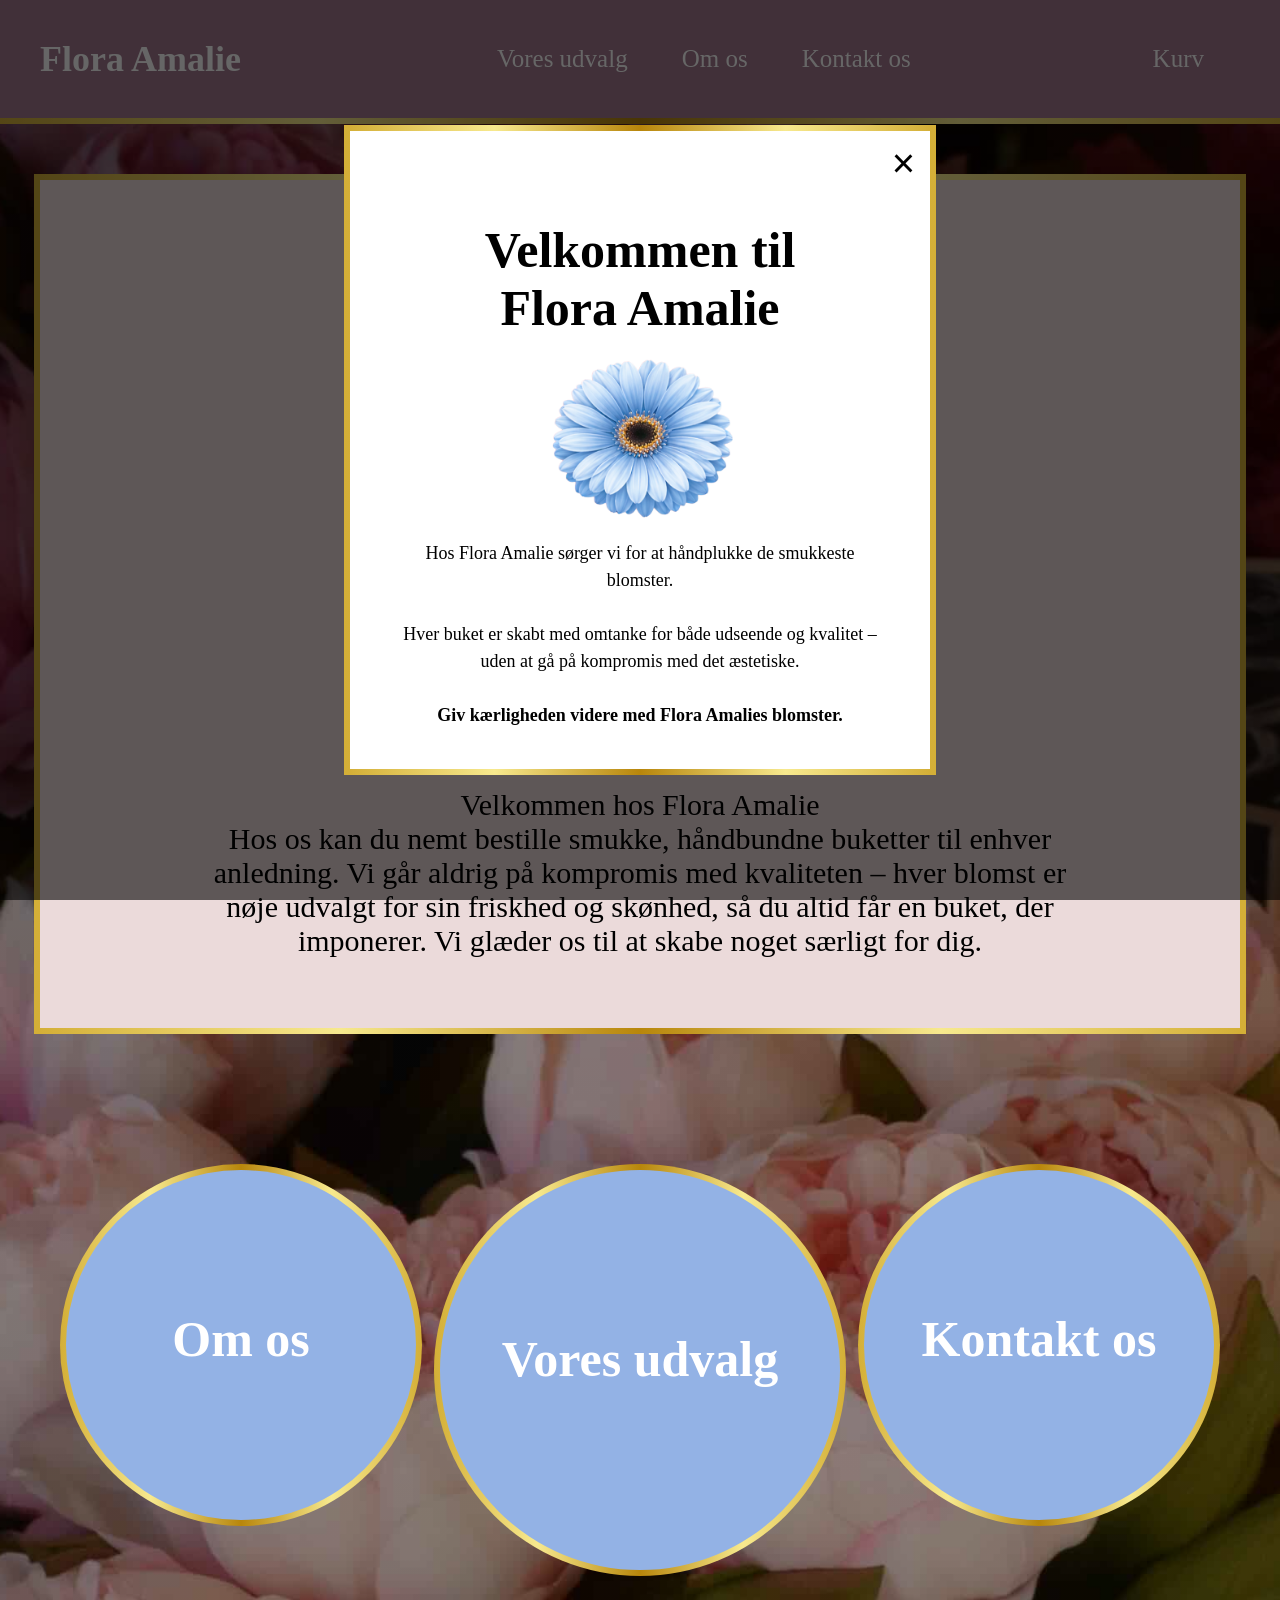
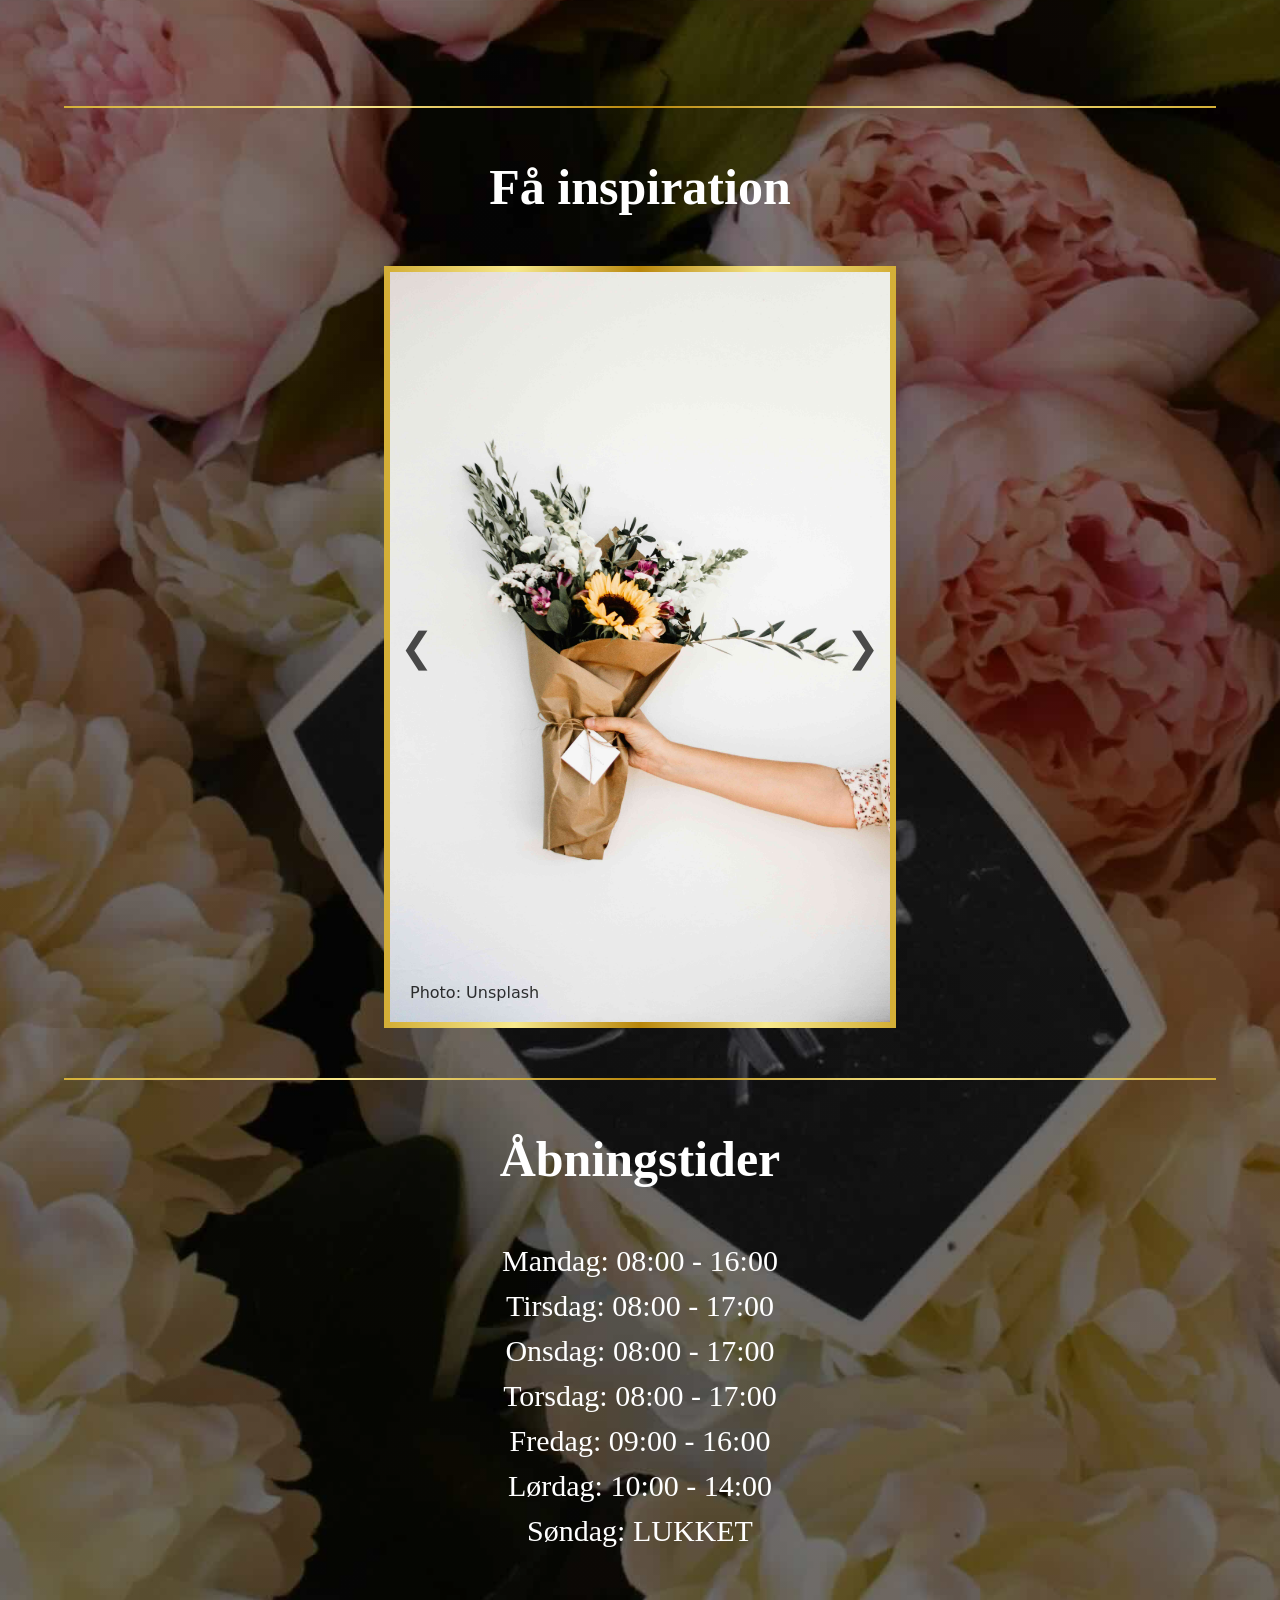
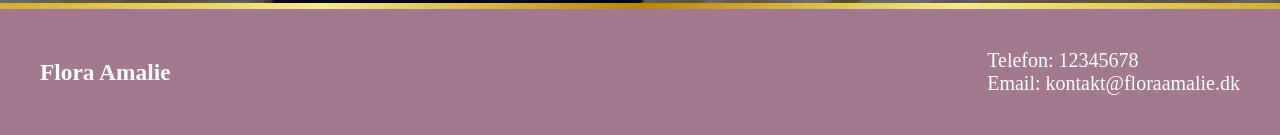
<file: index.html>
<!doctype html>
<html lang="en">
  <head>
    <meta charset="UTF-8" />
    <meta name="viewport" content="width=device-width, initial-scale=1.0" />
    <title>Flora Amalie</title>
    <link rel="stylesheet" href="blomsterbutik.css" />
    <meta name="viewport" content="width=device-width, initial-scale=1.0" />
    <meta name="robots" content="noindex" />
  </head>
  <body>
    <div id="frontpage">
      <header class="header">
        <div class="logo">
          <a href="index.html">Flora Amalie</a>
        </div>

        <nav class="nav">
          <a href="menukort.html">Vores udvalg</a>
          <a href="omosfloraamalie.html">Om os</a>
          <a href="kontaktos.html">Kontakt os</a>
        </nav>

        <div id="kurvBtn">Kurv</div>
        <nav class="offcanvas" id="offcanvasMenu">
          <div id="closeBtn">Luk</div>
        </nav>
      </header>

      <section>
        <div id="infobaggrund">
          <div class="info">
            <h1>Velkommen til Flora Amalie</h1>
            <div id="gerbara">
              <img src="logo.png" alt="" />
            </div>
            <br />

            <p>
              Velkommen hos Flora Amalie <br />
              Hos os kan du nemt bestille smukke, håndbundne buketter til enhver
              anledning. Vi går aldrig på kompromis med kvaliteten – hver blomst
              er nøje udvalgt for sin friskhed og skønhed, så du altid får en
              buket, der imponerer. Vi glæder os til at skabe noget særligt for
              dig.
            </p>
          </div>
        </div>
      </section>
      <section>
        <div id="infocontainer">
          <div class="bobbel1">
            <a href="omosfloraamalie.html">Om os</a>
          </div>
          <div class="bobbel2">
            <a href="menukort.html">Vores udvalg</a>
          </div>
          <div class="bobbel3">
            <a href="kontaktos.html">Kontakt os</a>
          </div>
        </div>
      </section>
      <hr />
      <h2>Få inspiration</h2>
      <div id="slideshowcon">
        <div class="slide">
          <img
            src="carrie-beth-williams-s3AFTBZ3cnc-unsplashkompri.jpeg"
            alt=""
          />
          <div class="caption">Photo: Unsplash</div>
        </div>
        <div class="slide">
          <img src="sammi-sP5CaWEN7Do-unsplashkompri.jpeg" alt="" />
          <div class="caption">Photo: Unsplash</div>
        </div>

        <div class="slide">
          <img src="angelina-jollivet-mNEpmNiFdXs-unsplashkompri.jpeg" alt="" />
          <div class="caption">Photo: Unsplash</div>
        </div>
        <a class="prev">&#10094;</a>
        <a class="next">&#10095;</a>
      </div>
      <section>
        <div id="popup-overlay">
          <div id="popup">
            <button id="luk-knap">&times;</button>
            <h2>Velkommen til Flora Amalie</h2>

            <img src="logo.png" alt="" id="blomstpopup" />
            <p>
              Hos Flora Amalie sørger vi for at håndplukke de smukkeste
              blomster.
              <br />
              <br />Hver buket er skabt med omtanke for både udseende og
              kvalitet – uden at gå på kompromis med det æstetiske. <br />
              <br />
              <b>Giv kærligheden videre med Flora Amalies blomster.</b>
            </p>
          </div>
        </div>
      </section>
      <hr />
      <div class="åbningstider">
        <h2>Åbningstider</h2>
        <p>Mandag: 08:00 - 16:00 <br /></p>
        <p>Tirsdag: 08:00 - 17:00</p>
        <p>Onsdag: 08:00 - 17:00</p>
        <p>Torsdag: 08:00 - 17:00</p>
        <p>Fredag: 09:00 - 16:00</p>
        <p>Lørdag: 10:00 - 14:00</p>
        <p>Søndag: LUKKET</p>
      </div>

      <footer>
        <h3>Flora Amalie</h3>
        <p>
          Telefon: 12345678 <br />
          Email: kontakt@floraamalie.dk
        </p>
      </footer>
    </div>
    <script src="blomsterbutik.js"></script>
  </body>
</html>
</file>
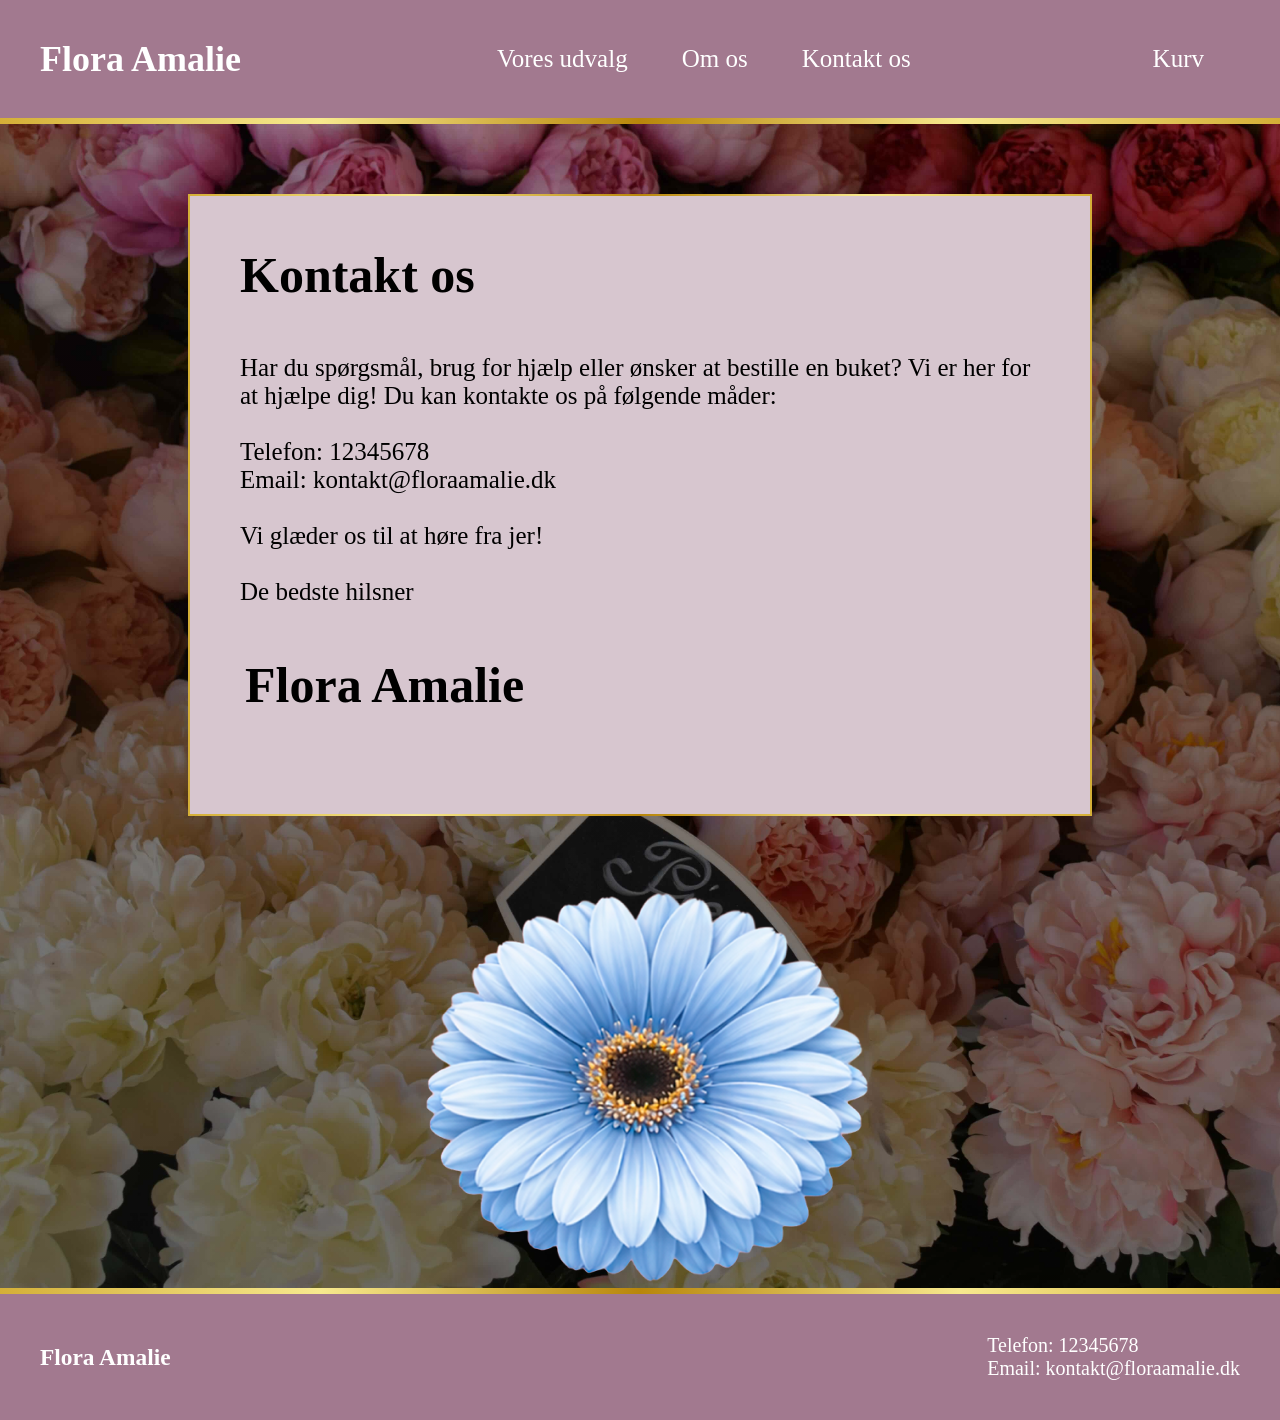
<file: kontaktos.html>
<!doctype html>
<html lang="en">
  <head>
    <meta charset="UTF-8" />
    <meta name="viewport" content="width=device-width, initial-scale=1.0" />
    <title>Kontakt os</title>
    <link rel="stylesheet" href="blomsterbutik.css" />
    <meta name="viewport" content="width=device-width, initial-scale=1.0" />
    <meta name="robots" content="noindex" />
  </head>
  <body>
    <div id="frontpage">
      <header class="header">
        <div class="logo">
          <a href="index.html">Flora Amalie</a>
        </div>

        <nav class="nav">
          <a href="menukort.html">Vores udvalg</a>
          <a href="omosfloraamalie.html">Om os</a>
          <a href="kontaktos.html">Kontakt os</a>
        </nav>

        <div id="kurvBtn">Kurv</div>
        <nav class="offcanvas" id="offcanvasMenu">
          <div id="closeBtn">Luk</div>
        </nav>
      </header>
      <section>
        <div class="baggrundkontakt">
          <h1>Kontakt os</h1>
          <p>
            Har du spørgsmål, brug for hjælp eller ønsker at bestille en buket?
            Vi er her for at hjælpe dig! Du kan kontakte os på følgende måder:
            <br />
            <br />
            Telefon: 12345678 <br />
            Email: kontakt@floraamalie.dk

            <br />
            <br />
            Vi glæder os til at høre fra jer! <br />
            <br />
            De bedste hilsner
          </p>
          <h2>Flora Amalie</h2>
        </div>
        <img src="logo.png" alt="" />
      </section>
    </div>
    <footer>
      <h3>Flora Amalie</h3>
      <p>
        Telefon: 12345678 <br />
        Email: kontakt@floraamalie.dk
      </p>
    </footer>

    <script src="blomsterbutik.js"></script>
  </body>
</html>
</file>
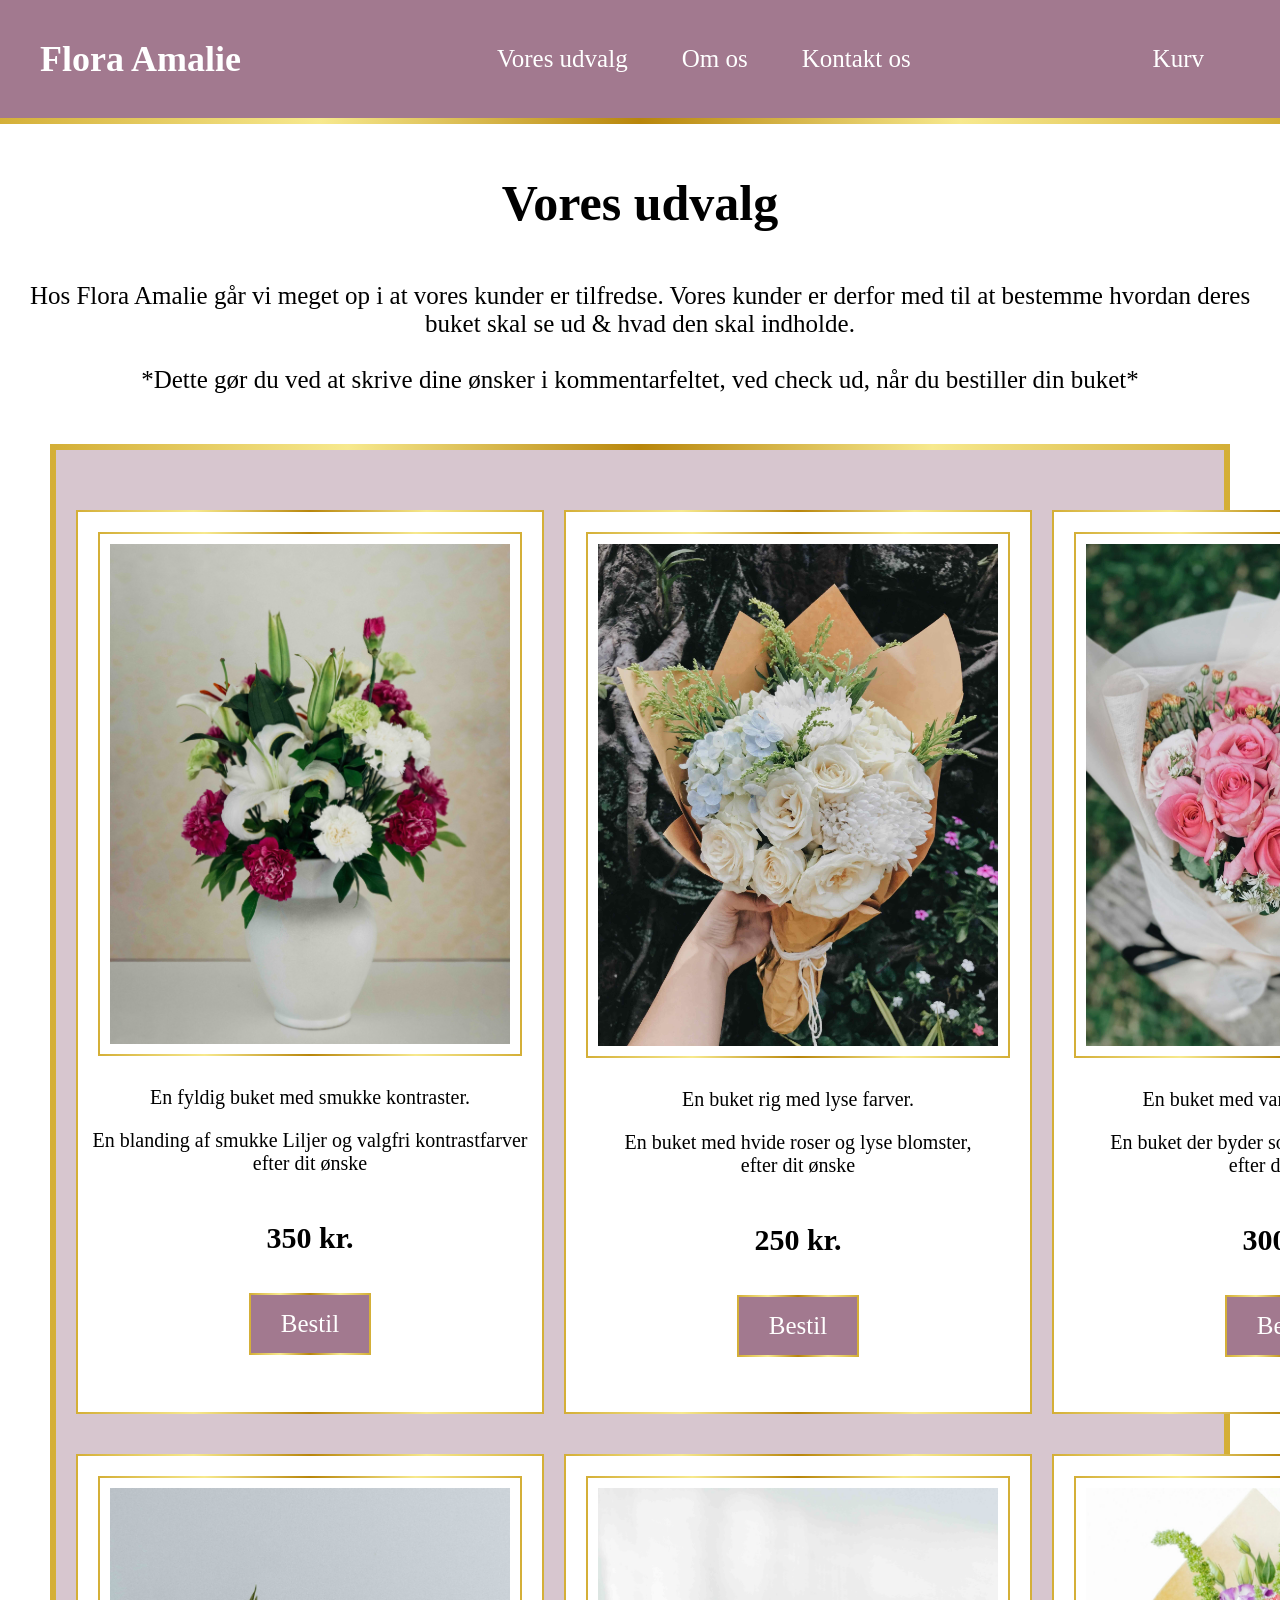
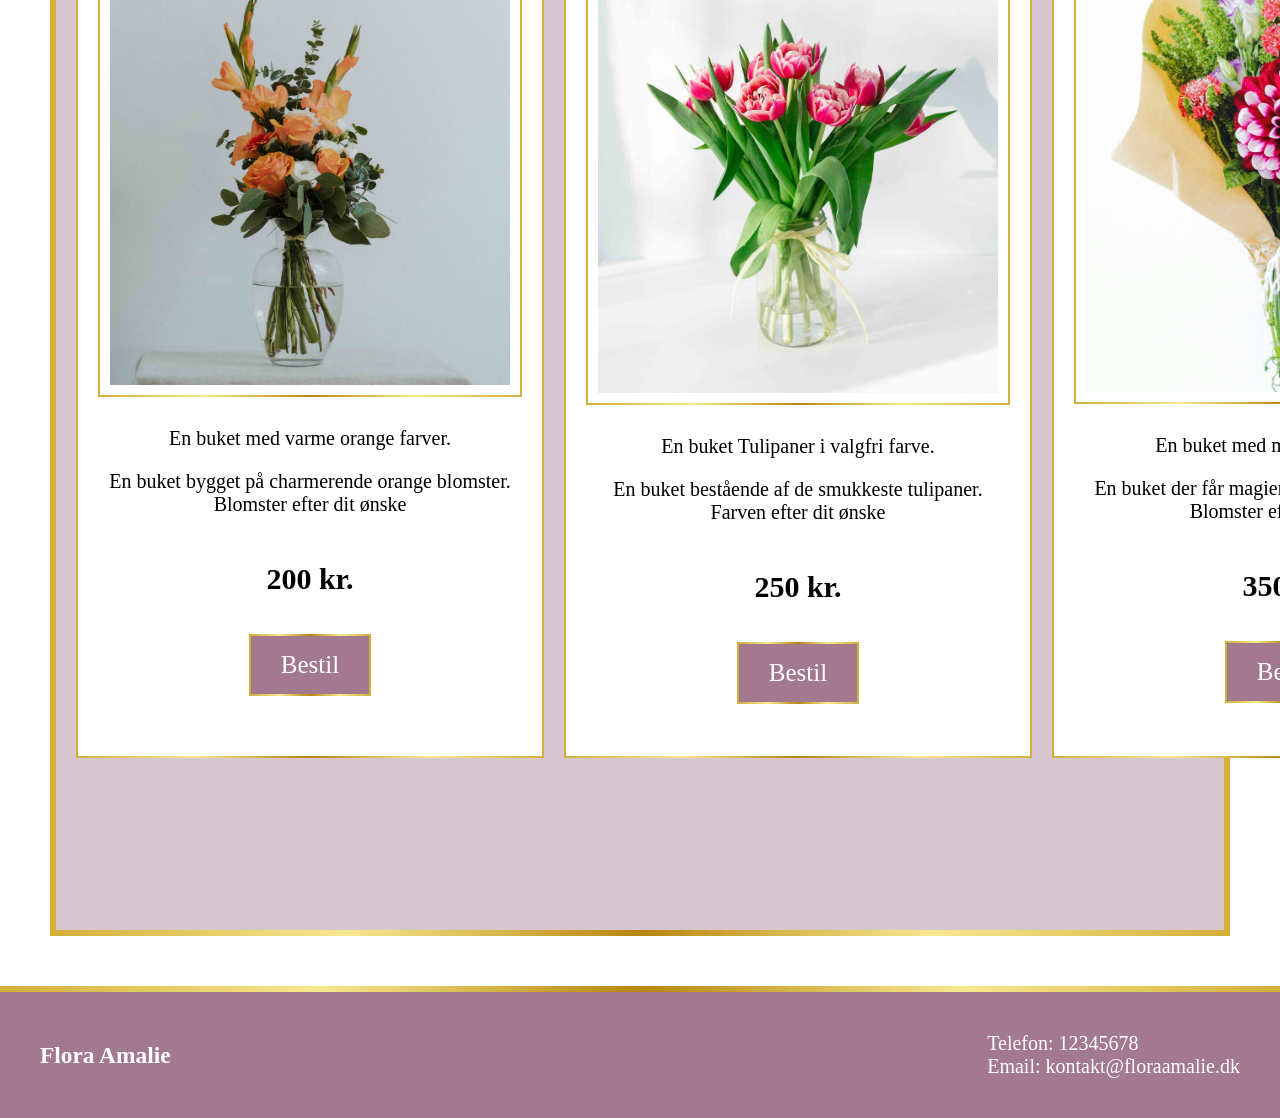
<file: menukort.html>
<!doctype html>
<html lang="en">
  <head>
    <meta charset="UTF-8" />
    <meta name="viewport" content="width=device-width, initial-scale=1.0" />
    <title>Document</title>
    <link rel="stylesheet" href="blomsterbutik.css" />
    <meta name="viewport" content="width=device-width, initial-scale=1.0" />
    <meta name="robots" content="noindex" />
  </head>
  <body>
    <header class="header">
      <div class="logo">
        <a href="index.html">Flora Amalie</a>
      </div>

      <nav class="nav">
        <a href="menukort.html">Vores udvalg</a>
        <a href="omosfloraamalie.html">Om os</a>
        <a href="kontaktos.html">Kontakt os</a>
      </nav>

      <div id="kurvBtn">Kurv</div>
      <nav class="offcanvas" id="offcanvasMenu">
        <div id="closeBtn">Luk</div>
      </nav>
    </header>
    <section>
      <div class="udvalginfo">
        <h1>Vores udvalg</h1>
        <p>
          Hos Flora Amalie går vi meget op i at vores kunder er tilfredse. Vores
          kunder er derfor med til at bestemme hvordan deres buket skal se ud &
          hvad den skal indholde.
          <br />
          <br />
          *Dette gør du ved at skrive dine ønsker i kommentarfeltet, ved check
          ud, når du bestiller din buket*
        </p>
      </div>
      <div class="voresudvalg">
        <div id="baggrund">
          <div class="buket">
            <img src="haydn-golden-LfT2t-E08kw-unsplashkompri.jpeg" alt="" />

            <p>En fyldig buket med smukke kontraster.</p>

            <p>
              En blanding af smukke Liljer og valgfri kontrastfarver <br />
              efter dit ønske
            </p>
            <br />
            <br />
            <h3>350 kr.</h3>
            <br />
            <button>Bestil</button>
          </div>
        </div>
        <div id="baggrund">
          <div class="buket">
            <img src="jessie-daniella-aiNU4cA4UzQ-unsplashkompri.jpeg" alt="" />
            <p>En buket rig med lyse farver.</p>

            <p>
              En buket med hvide roser og lyse blomster, <br />
              efter dit ønske
            </p>
            <br />
            <br />
            <h3>250 kr.</h3>
            <br />
            <button>Bestil</button>
          </div>
        </div>
        <div id="baggrund">
          <div class="buket">
            <img src="jessie-daniella-QLuleNy8LMM-unsplashkompri.jpeg" alt="" />
            <p>En buket med varme summerfarver.</p>

            <p>
              En buket der byder sommeren ind, blomster <br />
              efter dit ønske
            </p>
            <br />
            <br />
            <h3>300 kr.</h3>
            <br />
            <button>Bestil</button>
          </div>
        </div>
        <div id="baggrund">
          <div class="buket">
            <img src="markus-clemens-mibjbNoS1XA-unsplashkompri.jpeg" alt="" />
            <p>En buket med varme orange farver.</p>

            <p>
              En buket bygget på charmerende orange blomster. <br />
              Blomster efter dit ønske
            </p>
            <br />
            <br />
            <h3>200 kr.</h3>
            <br />
            <button>Bestil</button>
          </div>
        </div>
        <div id="baggrund">
          <div class="buket">
            <img src="uljana-borodina-NFj6pEUdmpY-unsplashkompri.jpg" alt="" />
            <p>En buket Tulipaner i valgfri farve.</p>

            <p>
              En buket bestående af de smukkeste tulipaner. <br />
              Farven efter dit ønske
            </p>
            <br />
            <br />
            <h3>250 kr.</h3>
            <br />
            <button>Bestil</button>
          </div>
        </div>
        <div id="baggrund">
          <div class="buket">
            <img
              src="matthew-nevins-bell-hg0EDH34Nm0-unsplashkompri.jpeg"
              alt=""
            />
            <p>En buket med magiske blomster.</p>

            <p>
              En buket der får magien frem og emmer af idyl. <br />
              Blomster efter dit ønske
            </p>
            <br />
            <br />
            <h3>350 kr.</h3>
            <br />
            <button>Bestil</button>
          </div>
        </div>
      </div>
    </section>
    <script src="blomsterbutik.js"></script>
    <footer>
      <h3>Flora Amalie</h3>
      <p>
        Telefon: 12345678 <br />
        Email: kontakt@floraamalie.dk
      </p>
    </footer>
    <script src="blomsterbutik.js"></script>
  </body>
</html>
</file>
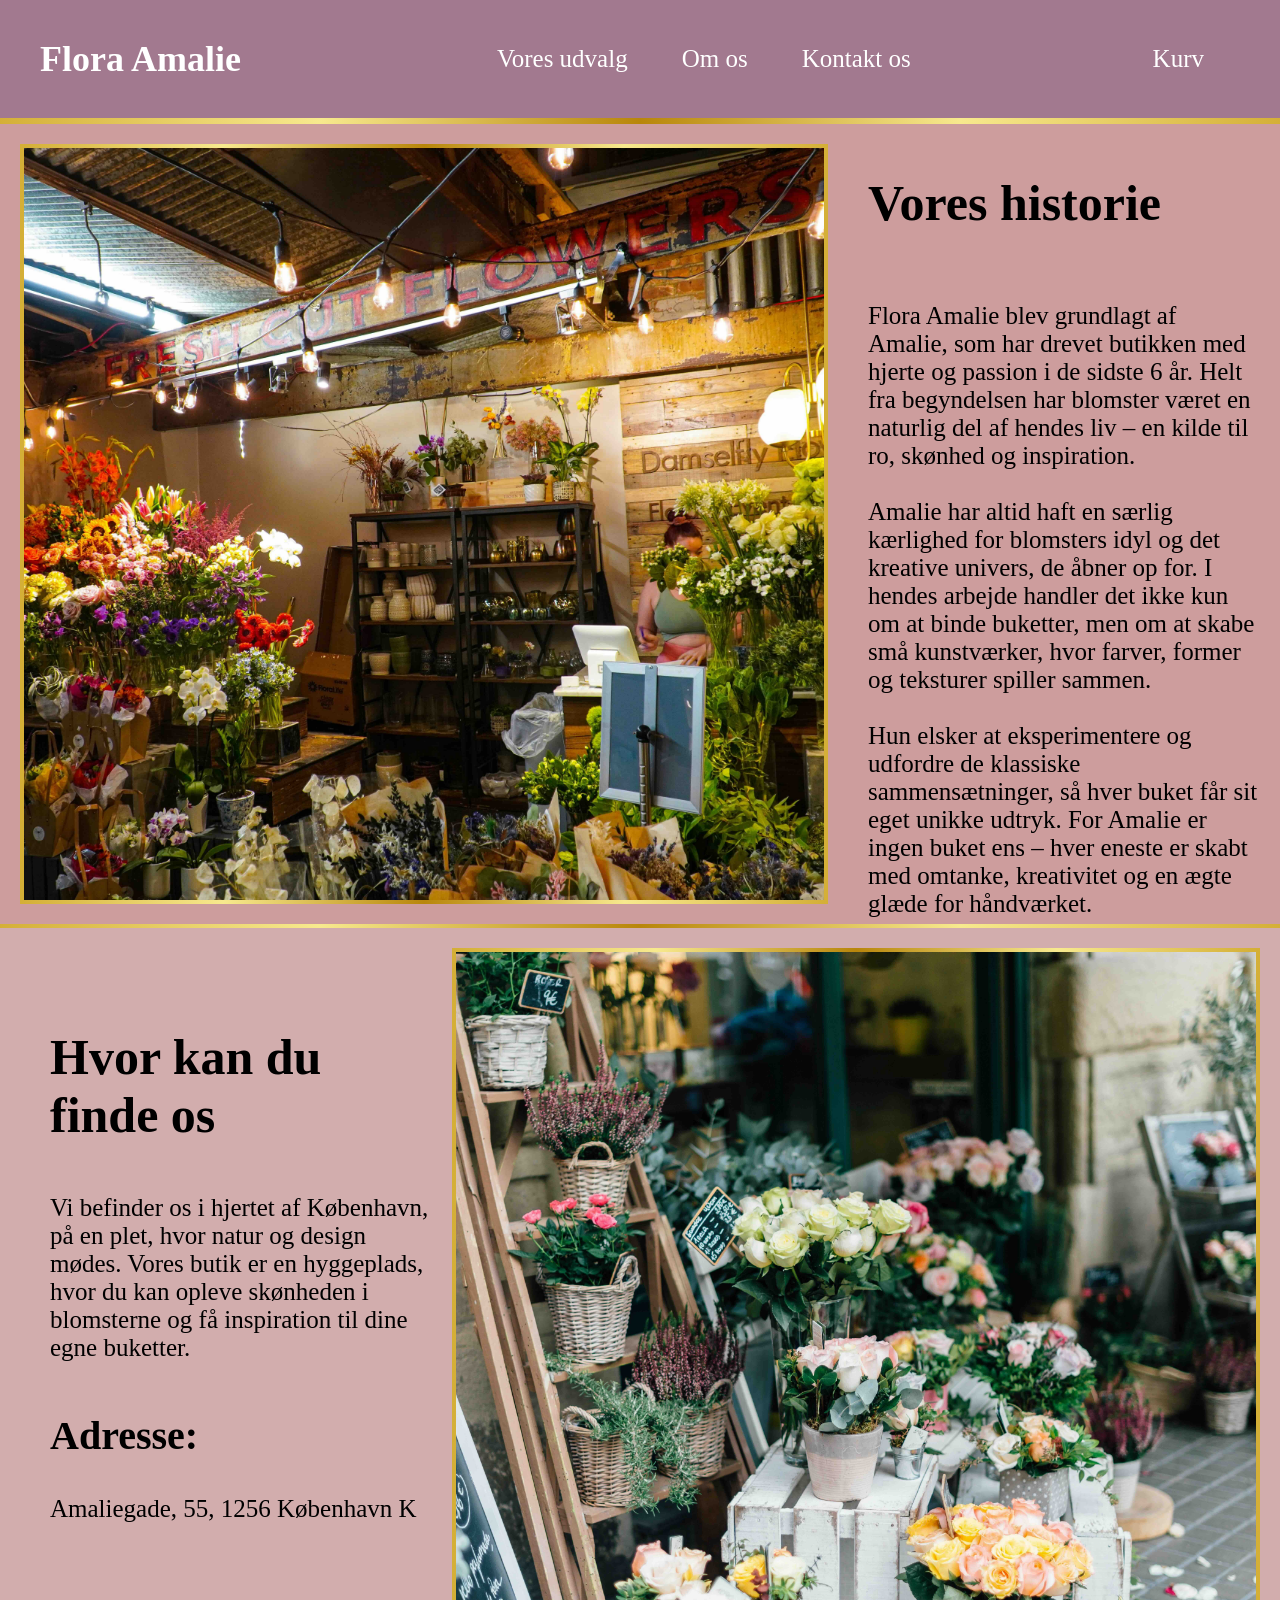
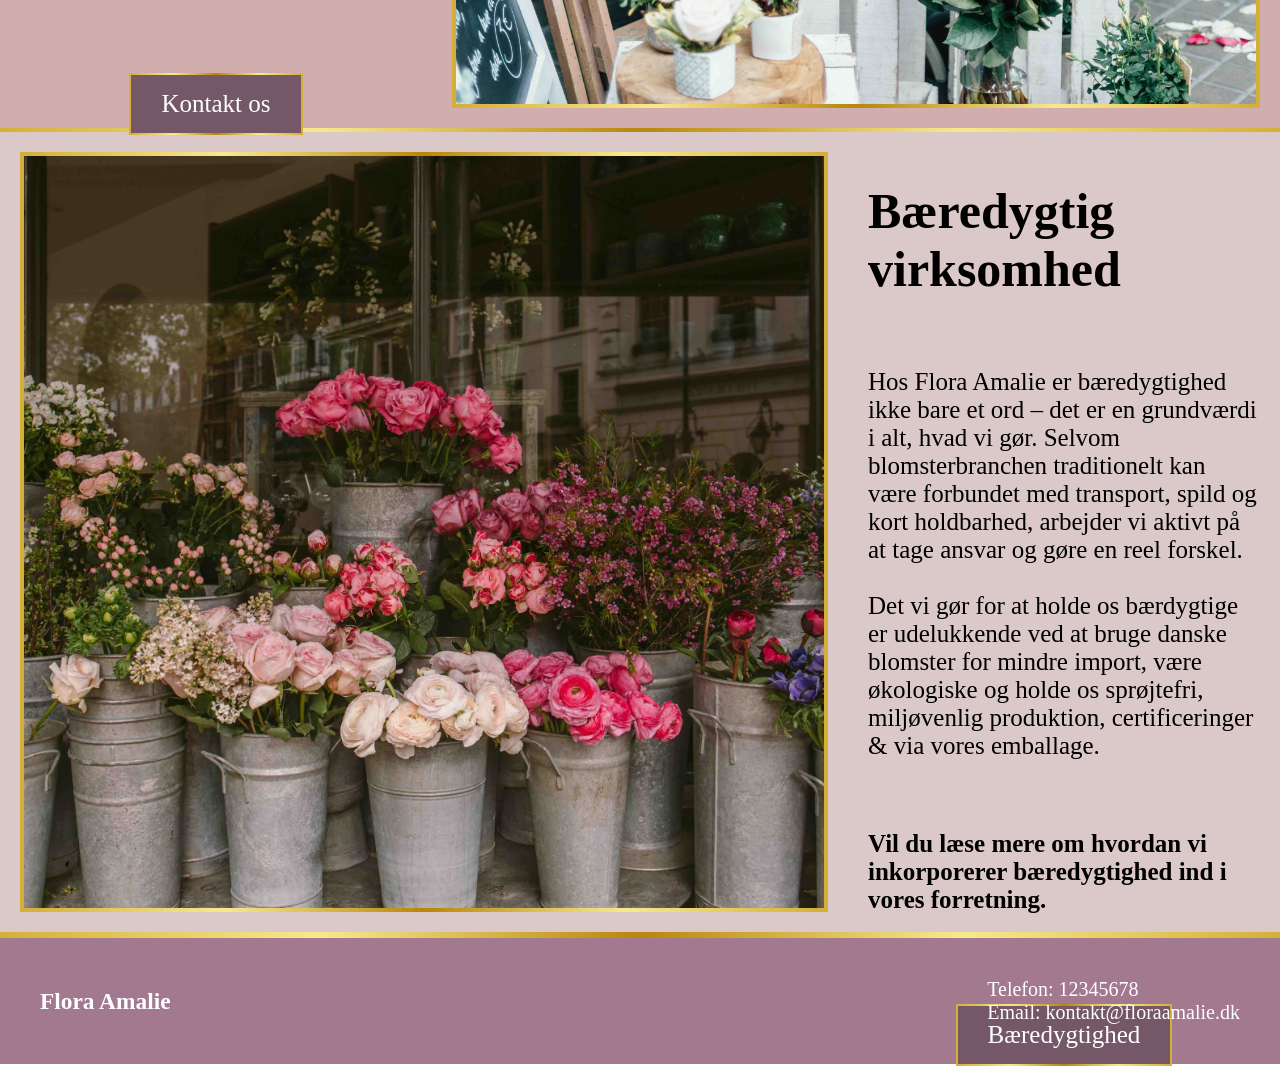
<file: omosfloraamalie.html>
<!doctype html>
<html lang="en">
  <head>
    <meta charset="UTF-8" />
    <meta name="viewport" content="width=device-width, initial-scale=1.0" />
    <title>Om os</title>
    <link rel="stylesheet" href="blomsterbutik.css" />
    <meta name="viewport" content="width=device-width, initial-scale=1.0" />
    <meta name="robots" content="noindex" />
  </head>
  <body>
    <header class="header">
      <div class="logo">
        <a href="index.html">Flora Amalie</a>
      </div>

      <nav class="nav">
        <a href="menukort.html">Vores udvalg</a>
        <a href="omosfloraamalie.html">Om os</a>
        <a href="kontaktos.html">Kontakt os</a>
      </nav>

      <div id="kurvBtn">Kurv</div>
      <nav class="offcanvas" id="offcanvasMenu">
        <div id="closeBtn">Luk</div>
      </nav>
    </header>
    <section>
      <div class="omosbaggrund1">
        <img src="ana-maltez-dz1JMcL5qNA-unsplashkompri.jpeg" alt="" />
        <div id="historien">
          <h2>Vores historie</h2>
          <p>
            Flora Amalie blev grundlagt af Amalie, som har drevet butikken med
            hjerte og passion i de sidste 6 år. Helt fra begyndelsen har
            blomster været en naturlig del af hendes liv – en kilde til ro,
            skønhed og inspiration. <br />
            <br />
            Amalie har altid haft en særlig kærlighed for blomsters idyl og det
            kreative univers, de åbner op for. I hendes arbejde handler det ikke
            kun om at binde buketter, men om at skabe små kunstværker, hvor
            farver, former og teksturer spiller sammen. <br />
            <br />
            Hun elsker at eksperimentere og udfordre de klassiske
            sammensætninger, så hver buket får sit eget unikke udtryk. For
            Amalie er ingen buket ens – hver eneste er skabt med omtanke,
            kreativitet og en ægte glæde for håndværket.
          </p>
          <a href="menukort.html"><button>Se vores udvalg</button></a>
        </div>
      </div>
      <div class="omosbaggrund2">
        <div id="hvoromos">
          <h2>Hvor kan du finde os</h2>
          <p>
            Vi befinder os i hjertet af København, på en plet, hvor natur og
            design mødes. Vores butik er en hyggeplads, hvor du kan opleve
            skønheden i blomsterne og få inspiration til dine egne buketter.
          </p>
          <h3>Adresse:</h3>
          <br />
          <br />
          <p>Amaliegade, 55, 1256 København K</p>
          <a href="kontaktos.html"><button>Kontakt os</button></a>
        </div>
        <img src="roman-kraft-_oH66az_yug-unsplashkompri.jpeg" alt="" />
      </div>
      <div class="omosbaggrund3">
        <img src="alisa-anton-D4Blldtly00-unsplashkompri.jpeg" alt="" />
        <div id="bæredygtighed">
          <h2>Bæredygtig virksomhed</h2>
          <p>
            Hos Flora Amalie er bæredygtighed ikke bare et ord – det er en
            grundværdi i alt, hvad vi gør. Selvom blomsterbranchen traditionelt
            kan være forbundet med transport, spild og kort holdbarhed, arbejder
            vi aktivt på at tage ansvar og gøre en reel forskel. <br /><br />
            Det vi gør for at holde os bærdygtige er udelukkende ved at bruge
            danske blomster for mindre import, være økologiske og holde os
            sprøjtefri, miljøvenlig produktion, certificeringer & via vores
            emballage.
          </p>
          <h3>
            Vil du læse mere om hvordan vi inkorporerer bæredygtighed ind i
            vores forretning. <br />
          </h3>
          <button>Bæredygtighed</button>
        </div>
      </div>
    </section>
    <footer>
      <h3>Flora Amalie</h3>
      <p>
        Telefon: 12345678 <br />
        Email: kontakt@floraamalie.dk
      </p>
    </footer>
    <script src="blomsterbutik.js"></script>
  </body>
</html>
</file>
<file: blomsterbutik.css>
/* Sætter regler for hele siden */
* {
  margin: 0;
  padding: 0;
}

body {
  background-color: #fff;
  font-family: "Times New Roman", Times, serif;
}
#frontpage {
  background:
    linear-gradient(rgba(0, 0, 0, 0.3), rgba(0, 0, 0, 0.5)),
    url("valentina-d-UNbftEXc9ws-unsplash.jpeg");
  background-size: cover; /* fylder hele skærmen */
  background-position: center; /* centrerer billedet */
  background-repeat: no-repeat;
}

#infobaggrund {
  background-color: #ebdada;
  max-width: 1200px;
  margin: 50px auto;
  border: 6px solid transparent;
  border-image: linear-gradient(
      90deg,
      #d4af37,
      #f7e98e,
      #b8860b,
      #f7e98e,
      #d4af37
    )
    1;
}

/* styler typografi for h2 */
h2 {
  font-size: 50px;
  text-align: center;
  margin: 50px;
  color: #fff;
}

/* Her styler jeg min linje */
hr {
  border: none;
  height: 2px;
  width: 90%;
  margin: auto;
  background: linear-gradient(
    90deg,
    #d4af37,
    #f7e98e,
    #b8860b,
    #f7e98e,
    #d4af37
  );
}

/* her styler jeg min header */
.header {
  display: flex;
  justify-content: space-between;
  align-items: center;

  background-color: #a2798f;
  color: white;
  padding: 15px 40px;

  border-bottom: 6px solid transparent;
  border-image: linear-gradient(
      90deg,
      #d4af37,
      #f7e98e,
      #b8860b,
      #f7e98e,
      #d4af37
    )
    1;
}

.logo * {
  font-size: 36px;
  font-weight: bold;
  text-decoration: none;
  color: white;
}

.nav a {
  margin-left: 50px;
  display: inline-block;
  font-size: 25px;
  text-decoration: none;
  color: white;
  transition: transform 0.3s ease;
}
.nav a:hover {
  transform: scale(1.2);
}

/* INFO SEKTION */
.info {
  display: flex;
  flex-direction: column;
  align-items: center;

  margin: 70px 150px;
  font-size: 30px;
  text-align: center;
}

h1 {
  margin-bottom: 50px;
}

/* ===================== */
/* KNAPPER */
/* ===================== */
#kurvBtn,
#closeBtn {
  padding: 10px 16px;
  margin: 20px;
  font-size: 25px;
  cursor: pointer;
}

/* ===================== */
/* SIDEMENU (OFFCANVAS) */
/* ===================== */
.offcanvas {
  position: fixed;
  top: 0;
  right: 0;

  width: 250px;
  height: 100vh;
  padding: 20px;

  background: white;
  color: #a2798f;

  transform: translateX(100%);
  transition: transform 0.3s ease;

  border: 6px solid transparent;
  border-image: linear-gradient(
      90deg,
      #d4af37,
      #f7e98e,
      #b8860b,
      #f7e98e,
      #d4af37
    )
    1;
}

.offcanvas.open {
  transform: translateX(0);
}

/* styling af bobler */
.bobbel1,
.bobbel2,
.bobbel3 {
  margin-top: 70px;
  margin-bottom: 70px;
  background-color: #93b2e5;
  border-radius: 50%;
  background:
    linear-gradient(#93b2e5, #93b2e5) padding-box,
    linear-gradient(90deg, #d4af37, #f7e98e, #b8860b, #f7e98e, #d4af37)
      border-box;
  border: 6px solid transparent;
  /* Gør så boblerne zoomer når man holder musen over dem */
  transition: transform 0.3s ease;
}
#infocontainer {
  display: flex;
  justify-content: space-between;
  margin: 60px;
}
/* gør så boblerne bliver større når man holder musen over dem */
.bobbel1:hover,
.bobbel2:hover,
.bobbel3:hover {
  transform: scale(1.3);
}

#infocontainer a {
  display: flex;
  font-size: 50px;
  text-decoration: none;
  color: #fff;
  font-weight: bold;
  margin-top: 40%;
  justify-content: center; /* vandret */
  align-items: center; /* lodret */
}

.bobbel1,
.bobbel3 {
  width: 350px;
  height: 350px;
}

.bobbel2 {
  width: 400px;
  height: 400px;
}

/* BILLEDER */
img {
  margin: 50px;
  max-width: 800px;
  height: auto;
  display: block;
  margin: 0 auto;
}

/* ===================== */
/* SLIDESHOW */
/* ===================== */
#slideshowcon {
  max-width: 500px;
  margin: 0 auto;
  margin-bottom: 50px;
  position: relative;
  display: grid;
  grid-template-areas: "slide";
  overflow: hidden;
  position: relative;
  border: 6px solid transparent;
  border-image: linear-gradient(
      90deg,
      #d4af37,
      #f7e98e,
      #b8860b,
      #f7e98e,
      #d4af37
    )
    1;
}

.slide {
  grid-area: slide;
}

.slide img {
  width: 100%;
  height: auto;
}

/* SLIDESHOW TEKST */
.caption {
  position: absolute;
  bottom: 20px;
  left: 20px;

  color: rgba(0, 0, 0, 0.8);
  font-family: system-ui;
}

/* SLIDESHOW KNAPPER */
.prev,
.next {
  top: 50%;
  font-size: 40px;
  color: rgba(0, 0, 0, 0.696);
  cursor: pointer;
  position: absolute;
  transform: translateY(-50%);
  transition: 0.2s ease;
}

.prev {
  left: 10px;
}

.next {
  right: 10px;
}

.prev:hover,
.next:hover {
  color: white;
}

.åbningstider {
  margin-bottom: 50px;
}

.åbningstider p {
  color: white;
  text-align: center;
  font-size: 30px;
  line-height: 150%;
}

/* ===================== */
/* Overlay pop op tekst */
/* ===================== */
#popup-overlay {
  display: none;
  position: fixed;
  top: 0;
  left: 0;
  width: 100%;
  height: 100%;
  background: rgba(0, 0, 0, 0.6); /* Mørkt lag bagved */
  align-items: center;
  justify-content: center;
  z-index: 9999;
}
#blomstpopup {
  max-width: 200px;
  height: auto;
  display: block;
  margin-bottom: 20px;
}

#popup {
  background: white;

  padding: 40px;
  max-width: 500px;
  width: 90%;
  position: relative;
  text-align: center;
  border: 6px solid transparent;
  border-image: linear-gradient(
      90deg,
      #d4af37,
      #f7e98e,
      #b8860b,
      #f7e98e,
      #d4af37
    )
    1;
}

#popup p {
  line-height: 150%;
  font-size: large;
}
#popup h2 {
  font-size: 50px;
  margin-bottom: 20px;
  color: black;
}

#luk-knap {
  position: absolute;
  top: 10px;
  right: 15px;
  font-size: 40px;
  background: none;
  border: none;
  cursor: pointer;
}

/* Styling af Footer */
footer {
  display: flex;
  flex-wrap: wrap;
  align-items: center;
  justify-content: space-between;
  padding: 40px;
  background-color: #a2798f;
  color: white;
  border-top: 6px solid transparent;
  border-image: linear-gradient(
      90deg,
      #d4af37,
      #f7e98e,
      #b8860b,
      #f7e98e,
      #d4af37
    )
    1;
  font-size: 20px;
}

/* =============== */
/* Her laver jeg siden til vores udvalg */
/* =============== */
.voresudvalg {
  align-items: center;
  height: 2000px;
  background-color: #d7c6cf;
  max-width: 2000px;
  margin: 50px;
  display: grid;
  padding: 40px 20px;
  grid-template-columns: 1fr 1fr 1fr;
  grid-template-rows: 1fr 3fr;
  gap: 20px;
  border: 6px solid transparent;
  border-image: linear-gradient(
      90deg,
      #d4af37,
      #f7e98e,
      #b8860b,
      #f7e98e,
      #d4af37
    )
    1;
}

#baggrund {
  margin: auto;
  margin-top: 20px;
  background-color: #fff;
  max-width: 500px;
  height: 900px;
  border: 2px solid transparent;
  border-image: linear-gradient(
      90deg,
      #d4af37,
      #f7e98e,
      #b8860b,
      #f7e98e,
      #d4af37
    )
    1;
}

.buket img {
  padding: 10px;
  max-width: 400px;
  margin: 20px;
  border: 2px solid transparent;
  border-image: linear-gradient(
      90deg,
      #d4af37,
      #f7e98e,
      #b8860b,
      #f7e98e,
      #d4af37
    )
    1;
}

.buket p {
  font-size: 20px;
  padding: 10px;
  text-align: center;
}

.buket h3 {
  font-weight: bold;
  font-size: 30px;
  text-align: center;
}

.buket button {
  background-color: #a2798f;

  color: white;
  display: block;
  margin: 20px auto;
  padding: 15px 30px;
  font-size: 25px;
  cursor: pointer;
  font-family: "Times New Roman", Times, serif;
  border: 2px solid transparent;
  border-image: linear-gradient(
      90deg,
      #d4af37,
      #f7e98e,
      #b8860b,
      #f7e98e,
      #d4af37
    )
    1;
}

button:hover {
  transition: transform 0.3s ease;
  transform: scale(1.1);
}

.udvalginfo h1 {
  text-align: center;
  margin: 50px;
  font-size: 50px;
}

.udvalginfo p {
  justify-content: center;
  align-items: center;
  text-align: center;
  font-size: 25px;
}
#infotilvalg {
  color: rgb(133, 128, 128);
}

/* =============== */
/* Her laver jeg siden til om os */
/* =============== */
.omosbaggrund1 {
  margin: 0;
  background-color: #cd9d9d;
  height: 800px;
  display: flex;
  border-bottom: 4px solid transparent;
  border-image: linear-gradient(
      90deg,
      #d4af37,
      #f7e98e,
      #b8860b,
      #f7e98e,
      #d4af37
    )
    1;
}

.omosbaggrund1 h2 {
  font-size: 50px;
  color: black;
  text-align: left;
  margin-left: 20px;
}

.omosbaggrund1 p {
  color: black;
  font-size: 25px;
  padding: 20px;
}

#historien {
  justify-content: center;
}

.omosbaggrund1 img {
  width: 800px;
  height: auto;
  object-fit: cover;
  margin: 20px;
  border: 4px solid transparent;
  border-image: linear-gradient(
      90deg,
      #d4af37,
      #f7e98e,
      #b8860b,
      #f7e98e,
      #d4af37
    )
    1;
}

.omosbaggrund1 button {
  background-color: #745867;
  color: white;
  display: block;
  margin: 20px auto;
  padding: 15px 30px;
  font-size: 25px;
  cursor: pointer;
  font-family: "Times New Roman", Times, serif;
  border: 2px solid transparent;
  border-image: linear-gradient(
      90deg,
      #d4af37,
      #f7e98e,
      #b8860b,
      #f7e98e,
      #d4af37
    )
    1;
}

.omosbaggrund2 {
  margin: 0;
  background-color: #d2adad;
  height: 800px;
  display: flex;
  border-bottom: 4px solid transparent;
  border-image: linear-gradient(
      90deg,
      #d4af37,
      #f7e98e,
      #b8860b,
      #f7e98e,
      #d4af37
    )
    1;
}

.omosbaggrund2 img {
  width: 800px;
  height: auto;
  object-fit: cover;
  margin: 20px;
  border: 4px solid transparent;
  border-image: linear-gradient(
      90deg,
      #d4af37,
      #f7e98e,
      #b8860b,
      #f7e98e,
      #d4af37
    )
    1;
}

.omosbaggrund2 p {
  color: black;
  font-size: 25px;

  margin-left: 50px;
}

.omosbaggrund2 h2 {
  font-size: 50px;
  color: black;
  text-align: left;
  margin-left: 50px;
  margin-top: 100px;
}

#hvoromos h3 {
  font-size: 40px;
  margin-left: 50px;
  margin-top: 50px;
}

#hvoromos a {
  text-decoration: none;
}

#historien a {
  text-decoration: none;
}

#hvoromos button {
  background-color: #745867;
  color: white;
  display: block;
  margin: 150px auto;
  padding: 15px 30px;
  font-size: 25px;
  cursor: pointer;
  font-family: "Times New Roman", Times, serif;
  border: 2px solid transparent;
  border-image: linear-gradient(
      90deg,
      #d4af37,
      #f7e98e,
      #b8860b,
      #f7e98e,
      #d4af37
    )
    1;
}

.omosbaggrund3 {
  margin: 0;
  background-color: #dbc8c8;
  height: 800px;
  display: flex;
}

.omosbaggrund3 h2 {
  font-size: 50px;
  color: black;
  text-align: left;
  margin-left: 20px;
}

.omosbaggrund3 p {
  color: black;
  font-size: 25px;
  padding: 20px;
}

.omosbaggrund3 img {
  width: 800px;
  height: auto;
  object-fit: cover;
  margin: 20px;
  border: 4px solid transparent;
  border-image: linear-gradient(
      90deg,
      #d4af37,
      #f7e98e,
      #b8860b,
      #f7e98e,
      #d4af37
    )
    1;
}

.omosbaggrund3 h3 {
  font-size: 25px;
  margin-left: 20px;
  margin-top: 50px;
}

.omosbaggrund3 button {
  background-color: #745867;
  color: white;
  display: block;
  margin: 90px auto;
  padding: 15px 30px;
  font-size: 25px;
  cursor: pointer;
  font-family: "Times New Roman", Times, serif;
  border: 2px solid transparent;
  border-image: linear-gradient(
      90deg,
      #d4af37,
      #f7e98e,
      #b8860b,
      #f7e98e,
      #d4af37
    )
    1;
}

/* =============== */
/* Her laver jeg siden til Kontakt os */
/* =============== */
.baggrundkontakt {
  background-color: #d7c6cf;
  width: 800px;
  margin: 70px auto;

  background-color: #d7c6cf;
  padding: 50px 50px;
  border: 2px solid transparent;
  border-image: linear-gradient(
      90deg,
      #d4af37,
      #f7e98e,
      #b8860b,
      #f7e98e,
      #d4af37
    )
    1;
}

.baggrundkontakt h1 {
  margin-bottom: 50px;
  font-size: 50px;
}

.baggrundkontakt p {
  margin-bottom: 50px;
  font-size: 25px;
}

.baggrundkontakt img {
  max-width: 300px;
  margin: 50px auto;
}

.baggrundkontakt h2 {
  color: black;
  text-align: left;
  margin-left: 5px;
}
</file>
